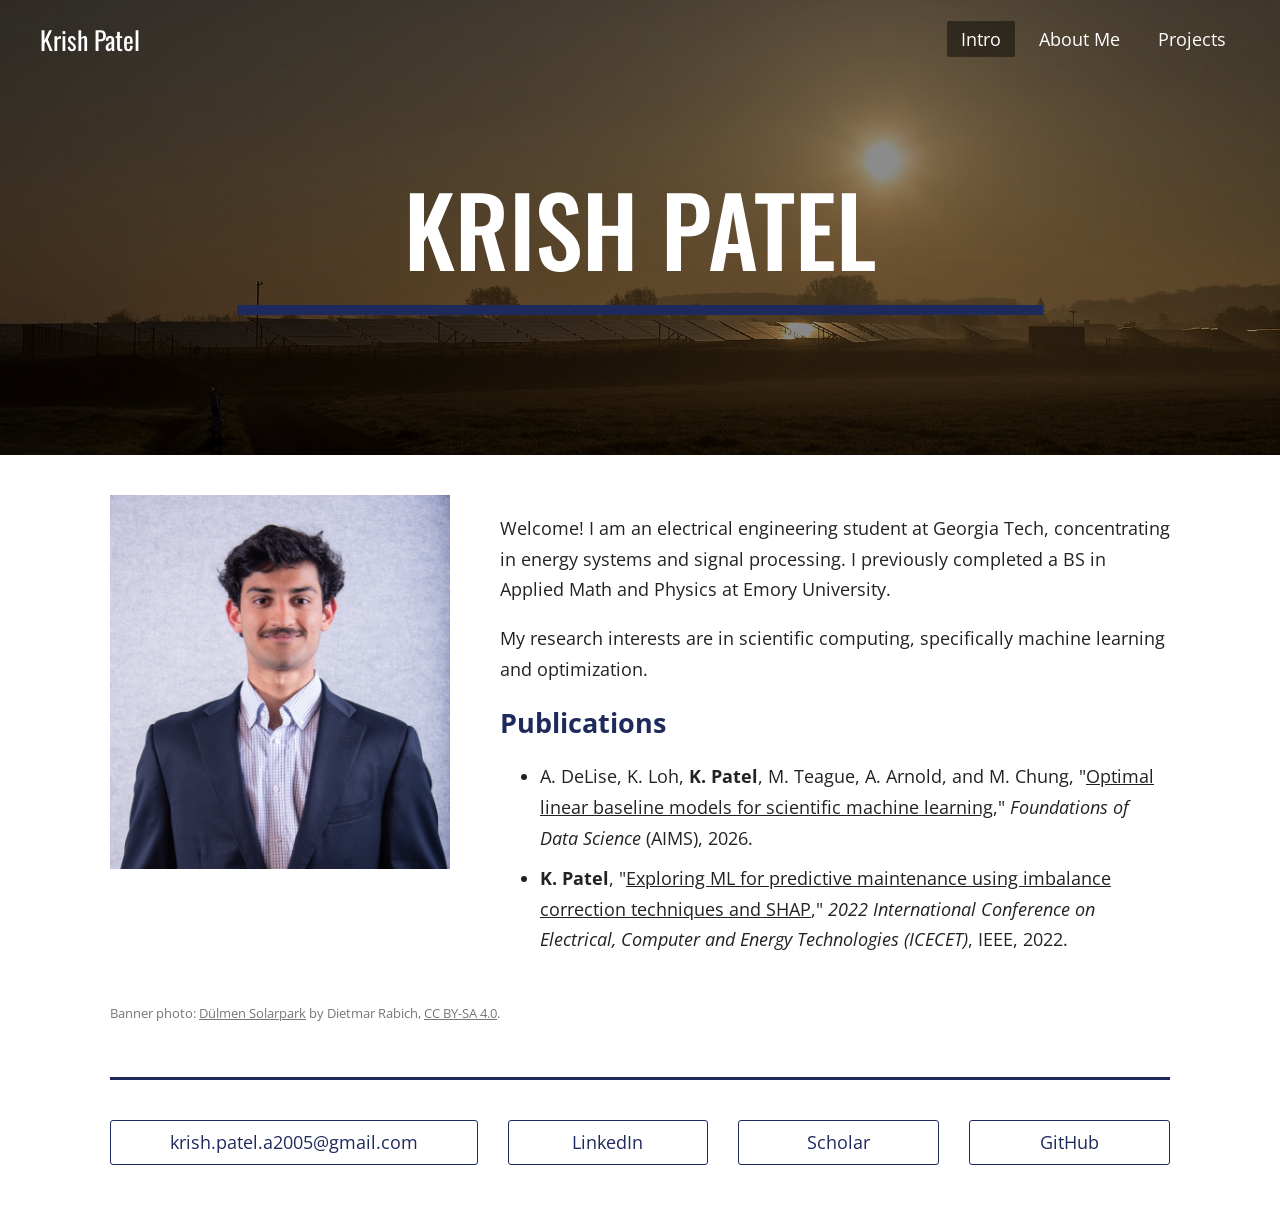
<file: index.html>
<!DOCTYPE html>
<html lang="en">
<head>
  <meta charset="UTF-8">
  <meta name="viewport" content="width=device-width, initial-scale=1.0">
  <title>Krish Patel</title>
  <link rel="preconnect" href="https://fonts.googleapis.com">
  <link rel="preconnect" href="https://fonts.gstatic.com" crossorigin>
  <link href="https://fonts.googleapis.com/css2?family=Oswald:wght@400;500&family=Open+Sans:wght@400;600&display=swap" rel="stylesheet">
  <link rel="stylesheet" href="style.css">
</head>
<body>

  <main>
    <section class="hero">
      <nav class="navbar overlay">
        <a class="site-name" href="index.html">Krish Patel</a>
        <ul>
          <li><a href="index.html" class="active">Intro</a></li>
          <li><a href="about.html">About Me</a></li>
          <li><a href="projects.html">Projects</a></li>
        </ul>
      </nav>

      <h1>Krish Patel</h1>
      <div class="underline"></div>
    </section>

    <section class="content">
      <div class="about-layout">
        <img src="images/headshot.jpg" alt="Headshot of Krish Patel">
        <div>
        <p>
          Welcome! I am an electrical engineering student at Georgia Tech, concentrating in
          energy systems and signal processing. I previously completed a BS in Applied Math
          and Physics at Emory University.
        </p>
        <p>
          My research interests are in scientific computing, specifically machine learning
          and optimization.
        </p>
        <h2>Publications</h2>
        <ul class="publications">
          <li>
            A. DeLise, K. Loh, <strong>K. Patel</strong>, M. Teague, A. Arnold, and M. Chung,
            "<a href="https://www.aimsciences.org/article/doi/10.3934/fods.2026012" target="_blank">Optimal linear baseline models for scientific machine learning</a>,"
            <em>Foundations of Data Science</em> (AIMS), 2026.
          </li>
          <li>
            <strong>K. Patel</strong>,
            "<a href="https://ieeexplore.ieee.org/abstract/document/9873073" target="_blank">Exploring ML for predictive maintenance using imbalance correction techniques and SHAP</a>,"
            <em>2022 International Conference on Electrical, Computer and Energy Technologies (ICECET)</em>, IEEE, 2022.
          </li>
        </ul>
        </div>
      </div>
      <p class="photo-credit">
        Banner photo: <a href="https://commons.wikimedia.org/wiki/File:D%C3%BClmen,_Solarpark_--_2014_--_7060.jpg" target="_blank">Dülmen Solarpark</a>
        by Dietmar Rabich, <a href="https://creativecommons.org/licenses/by-sa/4.0" target="_blank">CC BY-SA 4.0</a>.
      </p>
    </section>
  </main>

  <footer>
    <div class="footer-line"></div>
    <div class="footer-links">
      <a class="email" href="mailto:krish.patel.a2005@gmail.com">krish.patel.a2005@gmail.com</a>
      <a href="https://www.linkedin.com/in/krish-patel-1a8804224/" target="_blank">LinkedIn</a>
      <a href="https://scholar.google.com/citations?user=Dume6soAAAAJ" target="_blank">Scholar</a>
      <a href="https://github.com/pkrish11" target="_blank">GitHub</a>
    </div>
  </footer>
</body>
</html>
</file>
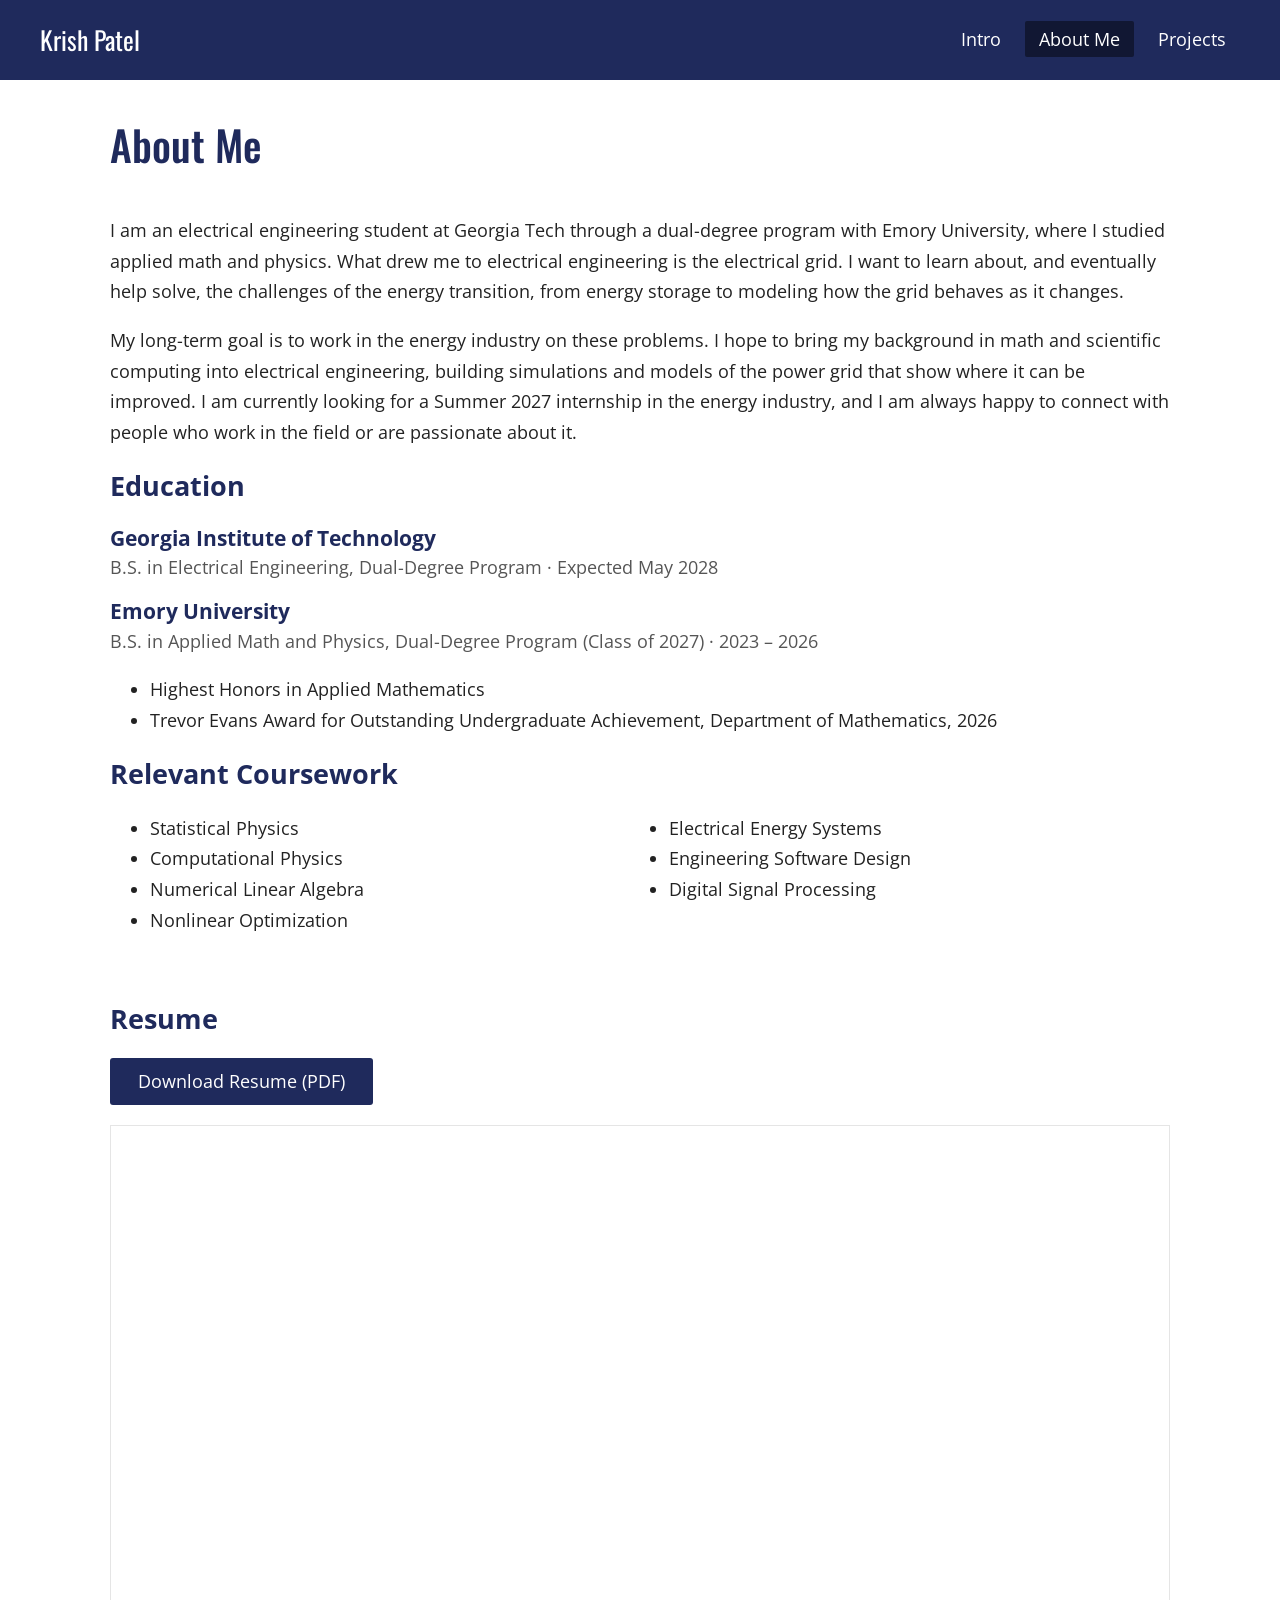
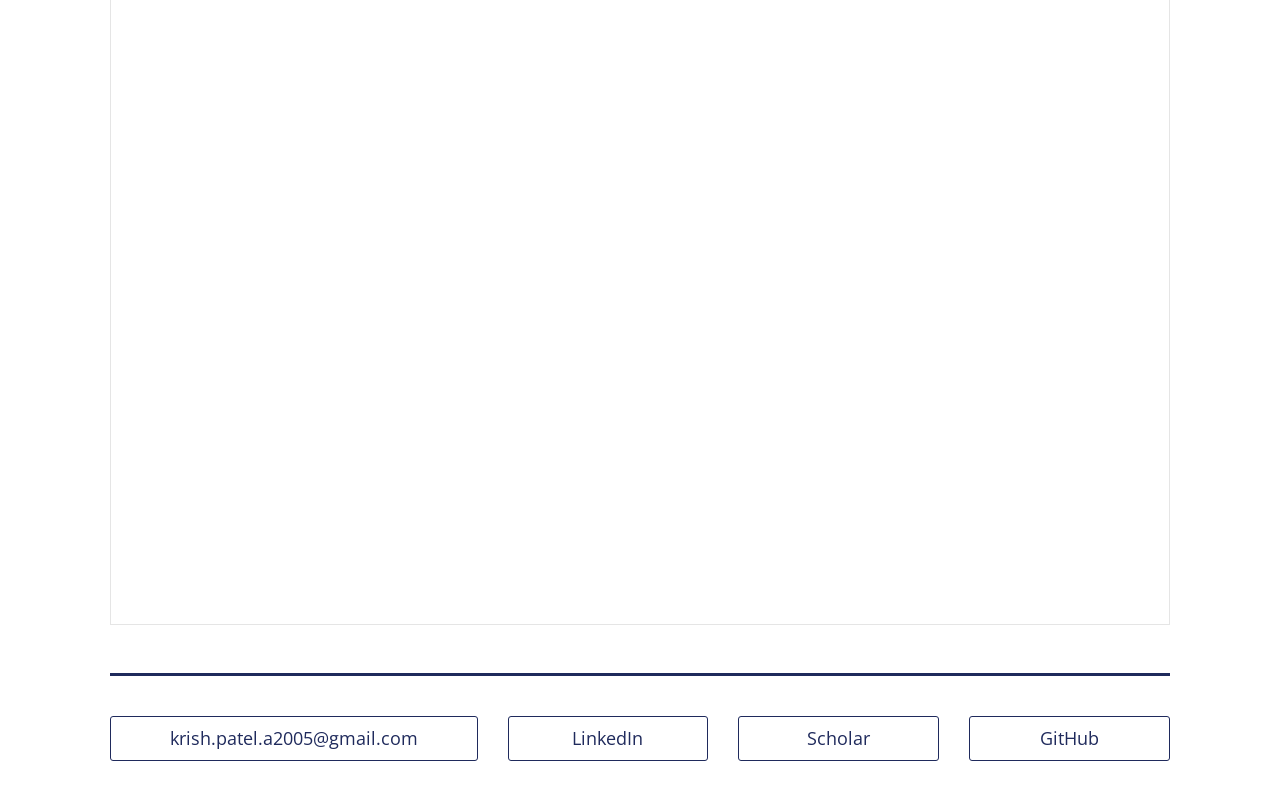
<file: about.html>
<!DOCTYPE html>
<html lang="en">
<head>
  <meta charset="UTF-8">
  <meta name="viewport" content="width=device-width, initial-scale=1.0">
  <title>About Me | Krish Patel</title>
  <link rel="preconnect" href="https://fonts.googleapis.com">
  <link rel="preconnect" href="https://fonts.gstatic.com" crossorigin>
  <link href="https://fonts.googleapis.com/css2?family=Oswald:wght@400;500&family=Open+Sans:wght@400;600&display=swap" rel="stylesheet">
  <link rel="stylesheet" href="style.css">
</head>
<body>
  <nav class="navbar">
    <a class="site-name" href="index.html">Krish Patel</a>
    <ul>
      <li><a href="index.html">Intro</a></li>
      <li><a href="about.html" class="active">About Me</a></li>
      <li><a href="projects.html">Projects</a></li>
    </ul>
  </nav>

  <main class="content">
    <h1 class="page-title">About Me</h1>
    <div class="about-layout">
      <div>
        <p>
          I am an electrical engineering student at Georgia Tech through a dual-degree program
          with Emory University, where I studied applied math and physics. What drew me to
          electrical engineering is the electrical grid. I want to learn about, and eventually
          help solve, the challenges of the energy transition, from energy storage to modeling
          how the grid behaves as it changes.
        </p>
        <p>
          My long-term goal is to work in the energy industry on these problems. I hope to bring
          my background in math and scientific computing into electrical engineering, building
          simulations and models of the power grid that show where it can be improved. I am
          currently looking for a Summer 2027 internship in the energy industry, and I am always
          happy to connect with people who work in the field or are passionate about it.
        </p>

        <h2>Education</h2>
        <div class="edu">
          <h3>Georgia Institute of Technology</h3>
          <p>B.S. in Electrical Engineering, Dual-Degree Program &middot; Expected May 2028</p>
        </div>
        <div class="edu">
          <h3>Emory University</h3>
          <p>B.S. in Applied Math and Physics, Dual-Degree Program (Class of 2027) &middot; 2023 &ndash; 2026</p>
          <ul>
            <li>Highest Honors in Applied Mathematics</li>
            <li>Trevor Evans Award for Outstanding Undergraduate Achievement, Department of Mathematics, 2026</li>
          </ul>
        </div>

        <h2>Relevant Coursework</h2>
        <ul class="coursework">
          <li>Statistical Physics</li>
          <li>Computational Physics</li>
          <li>Numerical Linear Algebra</li>
          <li>Nonlinear Optimization</li>
          <li>Electrical Energy Systems</li>
          <li>Engineering Software Design</li>
          <li>Digital Signal Processing</li>
        </ul>
      </div>
    </div>

    <section class="resume">
      <h2>Resume</h2>
      <a class="button" href="files/Krish_Patel_Resume.pdf" download>Download Resume (PDF)</a>
      <iframe src="files/Krish_Patel_Resume.pdf#navpanes=0&amp;view=FitH" title="Krish Patel resume"></iframe>
    </section>
  </main>

  <footer>
    <div class="footer-line"></div>
    <div class="footer-links">
      <a class="email" href="mailto:krish.patel.a2005@gmail.com">krish.patel.a2005@gmail.com</a>
      <a href="https://www.linkedin.com/in/krish-patel-1a8804224/" target="_blank">LinkedIn</a>
      <a href="https://scholar.google.com/citations?user=Dume6soAAAAJ" target="_blank">Scholar</a>
      <a href="https://github.com/pkrish11" target="_blank">GitHub</a>
    </div>
  </footer>
</body>
</html>
</file>
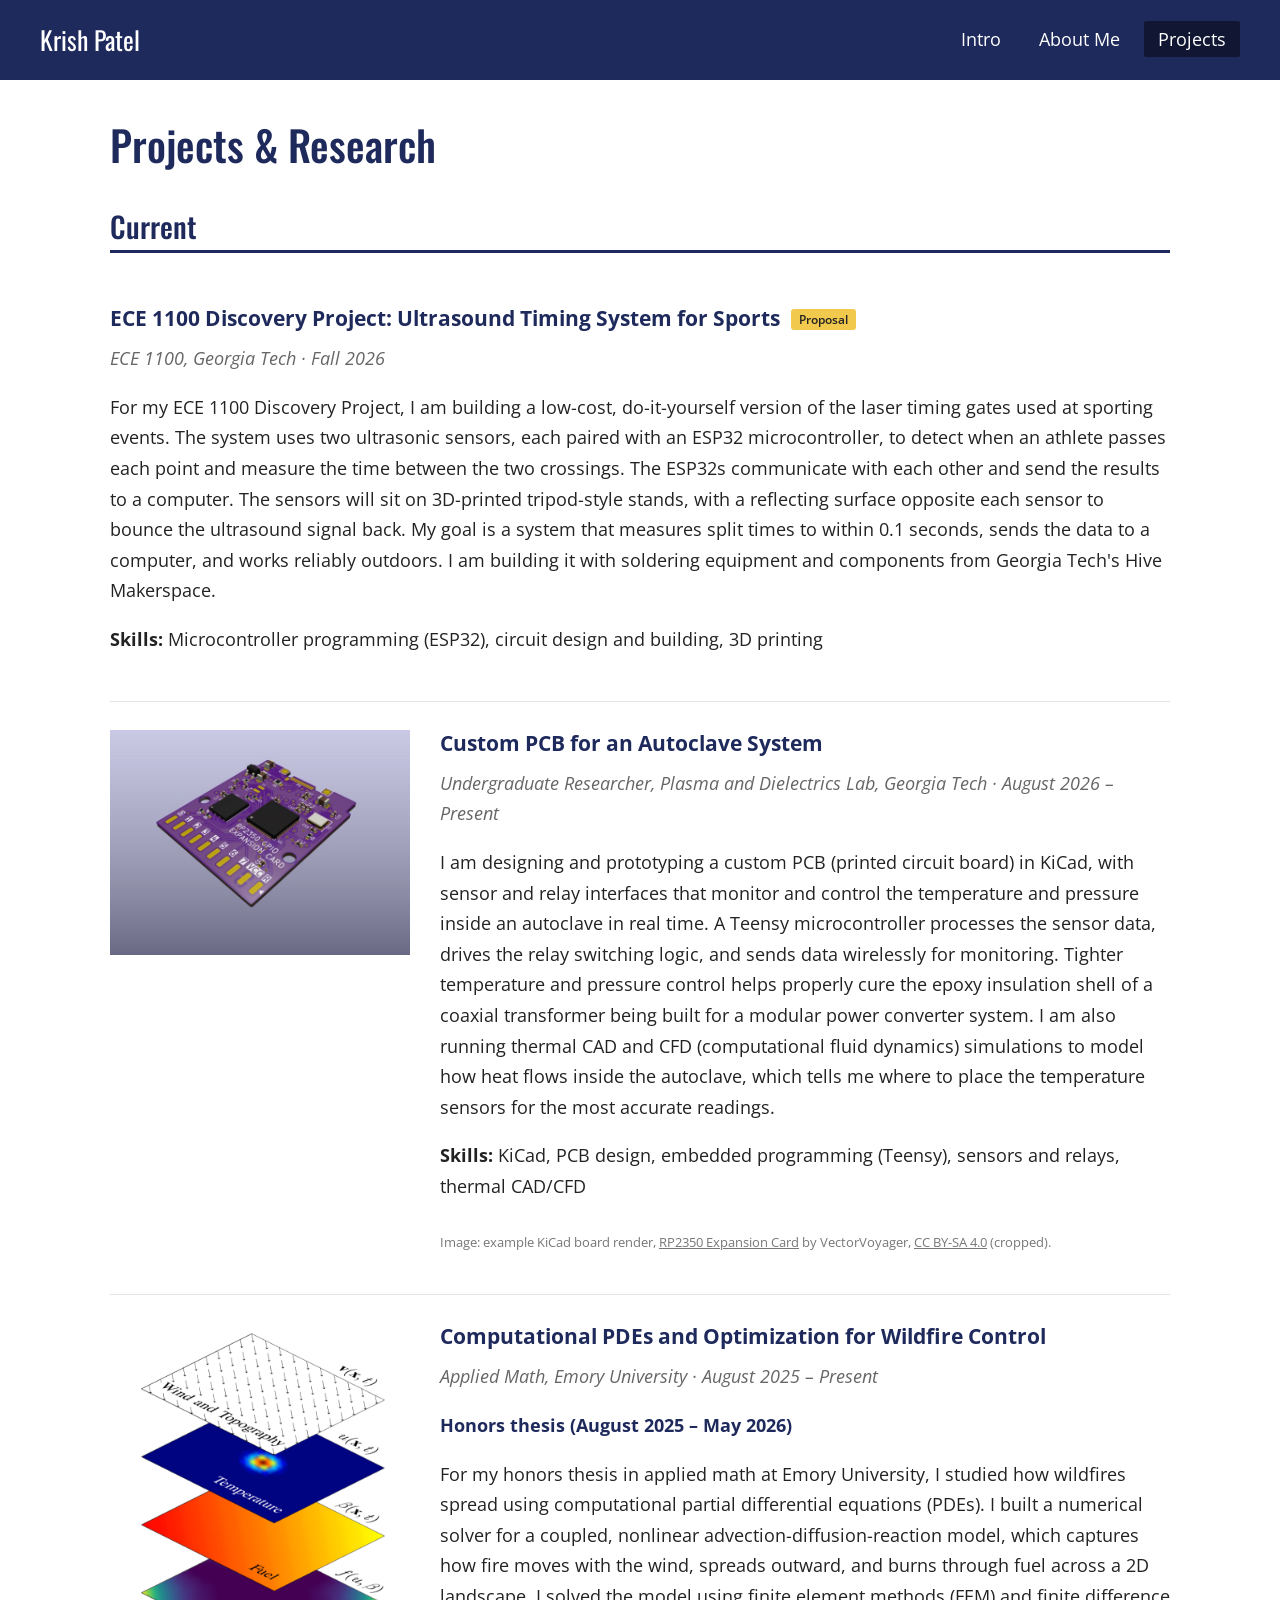
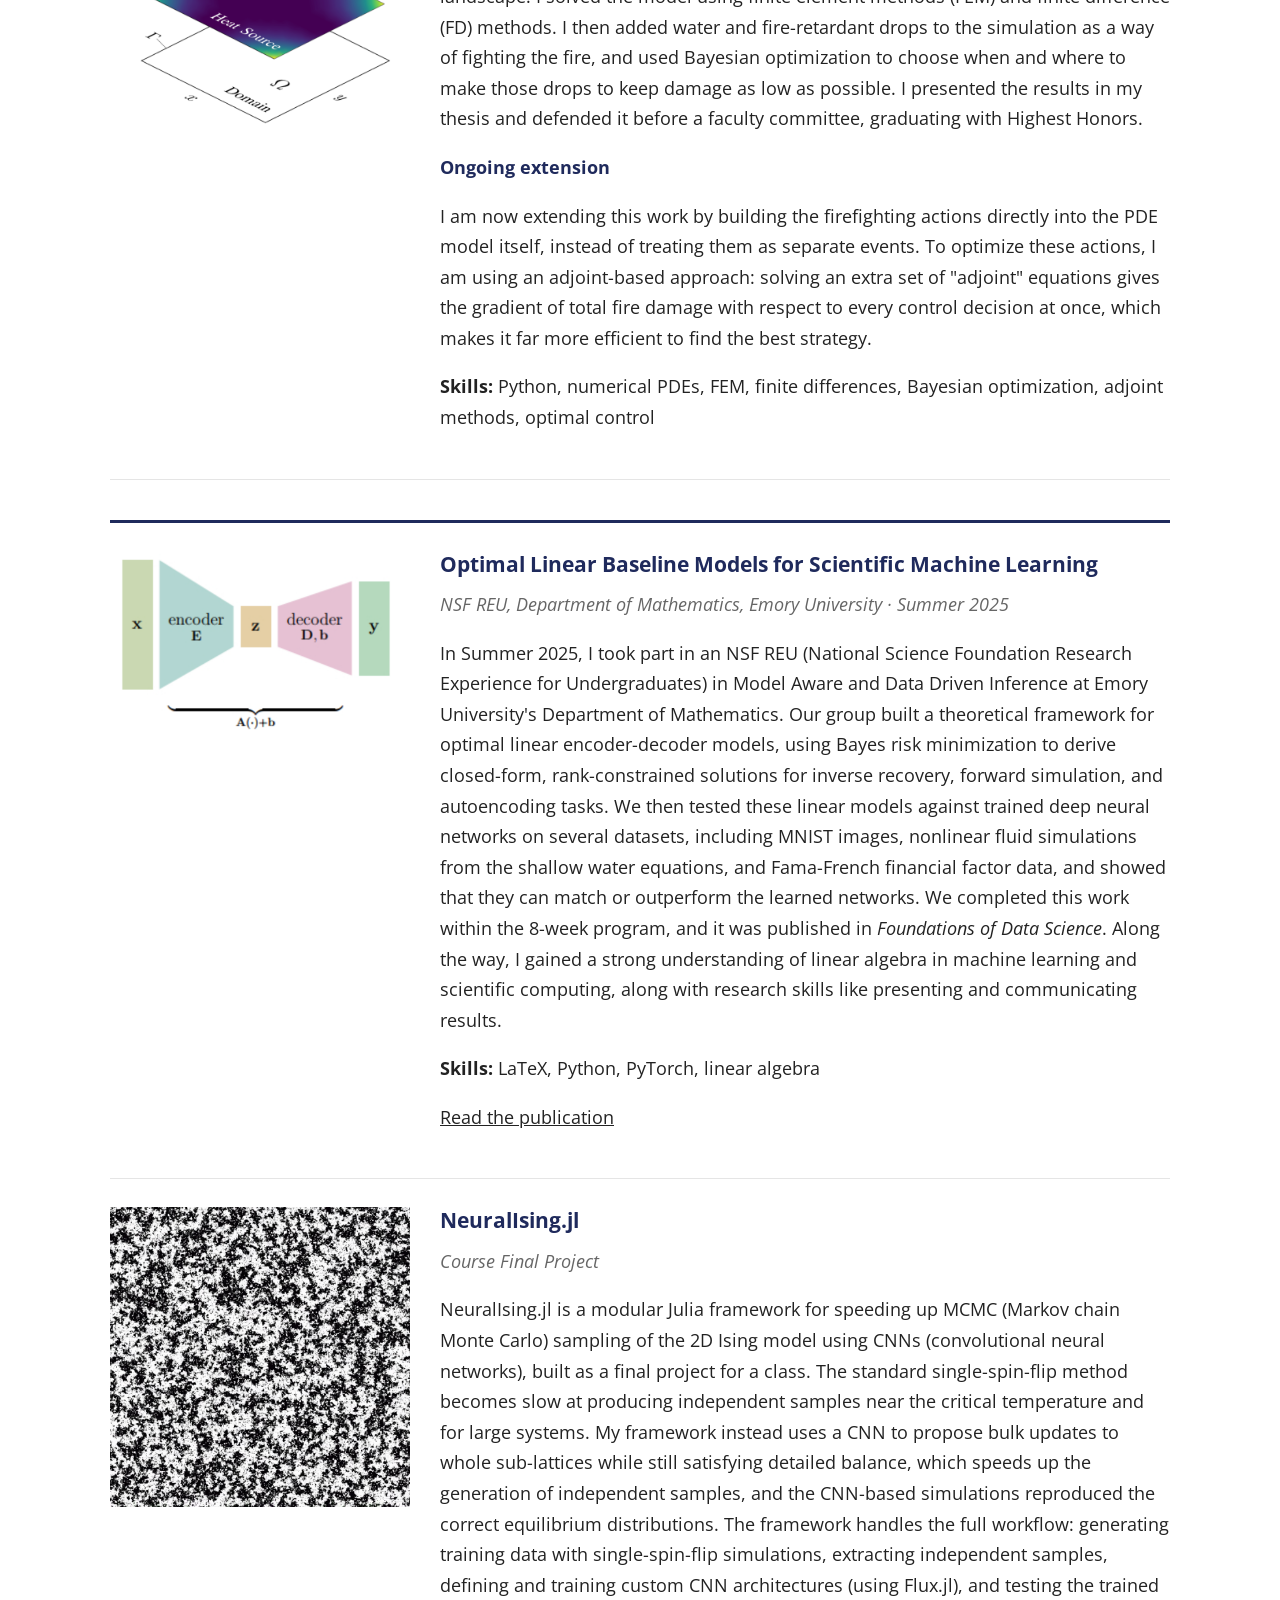
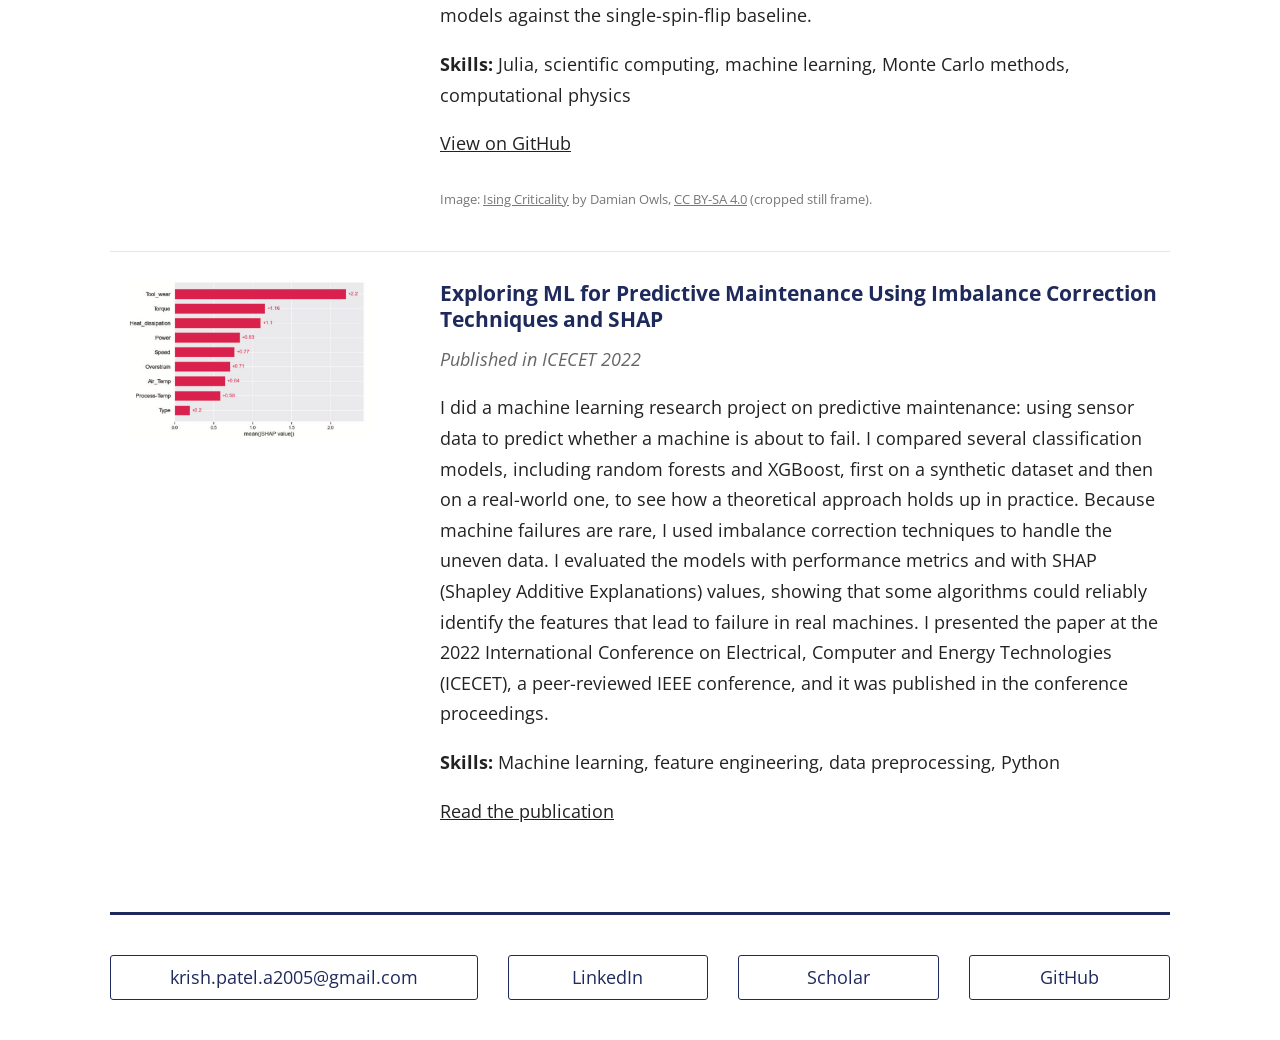
<file: projects.html>
<!DOCTYPE html>
<html lang="en">
<head>
  <meta charset="UTF-8">
  <meta name="viewport" content="width=device-width, initial-scale=1.0">
  <title>Projects | Krish Patel</title>
  <link rel="preconnect" href="https://fonts.googleapis.com">
  <link rel="preconnect" href="https://fonts.gstatic.com" crossorigin>
  <link href="https://fonts.googleapis.com/css2?family=Oswald:wght@400;500&family=Open+Sans:wght@400;600&display=swap" rel="stylesheet">
  <link rel="stylesheet" href="style.css">
</head>
<body>
  <nav class="navbar">
    <a class="site-name" href="index.html">Krish Patel</a>
    <ul>
      <li><a href="index.html">Intro</a></li>
      <li><a href="about.html">About Me</a></li>
      <li><a href="projects.html" class="active">Projects</a></li>
    </ul>
  </nav>

  <main class="content">
    <h1 class="page-title">Projects &amp; Research</h1>

    <h2 class="section-header">Current</h2>

    <div class="project">
      <div>
        <h3>ECE 1100 Discovery Project: Ultrasound Timing System for Sports <span class="badge">Proposal</span></h3>
        <p class="project-meta">ECE 1100, Georgia Tech &middot; Fall 2026</p>
        <p>
          For my ECE 1100 Discovery Project, I am building a low-cost, do-it-yourself version of
          the laser timing gates used at sporting events. The system uses two ultrasonic sensors,
          each paired with an ESP32 microcontroller, to detect when an athlete passes each point
          and measure the time between the two crossings. The ESP32s communicate with each other
          and send the results to a computer. The sensors will sit on 3D-printed tripod-style
          stands, with a reflecting surface opposite each sensor to bounce the ultrasound signal
          back. My goal is a system that measures split times to within 0.1 seconds, sends the
          data to a computer, and works reliably outdoors. I am building it with soldering
          equipment and components from Georgia Tech's Hive Makerspace.
        </p>
        <p class="skills"><strong>Skills:</strong> Microcontroller programming (ESP32), circuit design and building, 3D printing</p>
      </div>
    </div>

    <div class="project">
      <img src="images/pcb.jpg" alt="3D render of a printed circuit board in KiCad">
      <div>
        <h3>Custom PCB for an Autoclave System</h3>
        <p class="project-meta">Undergraduate Researcher, Plasma and Dielectrics Lab, Georgia Tech &middot; August 2026 &ndash; Present</p>
        <p>
          I am designing and prototyping a custom PCB (printed circuit board) in KiCad, with sensor
          and relay interfaces that monitor and control the temperature and pressure inside an
          autoclave in real time. A Teensy microcontroller processes the sensor data, drives the
          relay switching logic, and sends data wirelessly for monitoring. Tighter temperature and
          pressure control helps properly cure the epoxy insulation shell of a coaxial transformer
          being built for a modular power converter system. I am also running thermal CAD and CFD
          (computational fluid dynamics) simulations to model how heat flows inside the autoclave,
          which tells me where to place the temperature sensors for the most accurate readings.
        </p>
        <p class="skills"><strong>Skills:</strong> KiCad, PCB design, embedded programming (Teensy), sensors and relays, thermal CAD/CFD</p>
        <p class="photo-credit">Image: example KiCad board render, <a href="https://commons.wikimedia.org/wiki/File:KiCad_3D_Viewer_Render_Screenshot_RP2350_Expansion_Card.png" target="_blank">RP2350 Expansion Card</a> by VectorVoyager, <a href="https://creativecommons.org/licenses/by-sa/4.0" target="_blank">CC BY-SA 4.0</a> (cropped).</p>
      </div>
    </div>

    <div class="project">
      <img src="images/wildfire.png" alt="Layered diagram of the wildfire model: wind and topography, temperature, fuel, and heat source over a 2D domain">
      <div>
        <h3>Computational PDEs and Optimization for Wildfire Control</h3>
        <p class="project-meta">Applied Math, Emory University &middot; August 2025 &ndash; Present</p>
        <h4>Honors thesis (August 2025 &ndash; May 2026)</h4>
        <p>
          For my honors thesis in applied math at Emory University, I studied how wildfires
          spread using computational partial differential equations (PDEs). I built a numerical
          solver for a coupled, nonlinear advection-diffusion-reaction model, which captures how
          fire moves with the wind, spreads outward, and burns through fuel across a 2D landscape.
          I solved the model using finite element methods (FEM) and finite difference (FD)
          methods. I then added water and fire-retardant drops to the simulation as a way of
          fighting the fire, and used Bayesian optimization to choose when and where to make
          those drops to keep damage as low as possible. I presented the results in my thesis and
          defended it before a faculty committee, graduating with Highest Honors.
        </p>
        <h4>Ongoing extension</h4>
        <p>
          I am now extending this work by building the firefighting actions directly into the PDE
          model itself, instead of treating them as separate events. To optimize these actions, I
          am using an adjoint-based approach: solving an extra set of "adjoint" equations gives
          the gradient of total fire damage with respect to every control decision at once,
          which makes it far more efficient to find the best strategy.
        </p>
        <p class="skills"><strong>Skills:</strong> Python, numerical PDEs, FEM, finite differences, Bayesian optimization, adjoint methods, optimal control</p>
      </div>
    </div>

    <hr class="section-divider">

    <div class="project">
      <img src="images/reu-encoder-decoder.png" alt="Diagram of a linear encoder-decoder: input x, encoder E, latent z, decoder D and b, output y">
      <div>
        <h3>Optimal Linear Baseline Models for Scientific Machine Learning</h3>
        <p class="project-meta">NSF REU, Department of Mathematics, Emory University &middot; Summer 2025</p>
        <p>
          In Summer 2025, I took part in an NSF REU (National Science Foundation Research
          Experience for Undergraduates) in Model Aware and Data Driven Inference at Emory
          University's Department of Mathematics. Our group built a theoretical framework for
          optimal linear encoder-decoder models, using Bayes risk minimization to derive
          closed-form, rank-constrained solutions for inverse recovery, forward simulation, and
          autoencoding tasks. We then tested these linear models against trained deep neural
          networks on several datasets, including MNIST images, nonlinear fluid simulations from
          the shallow water equations, and Fama-French financial factor data, and showed that they
          can match or outperform the learned networks. We completed this work within the 8-week
          program, and it was published in <em>Foundations of Data Science</em>. Along the way, I
          gained a strong understanding of linear algebra in machine learning and scientific
          computing, along with research skills like presenting and communicating results.
        </p>
        <p class="skills"><strong>Skills:</strong> LaTeX, Python, PyTorch, linear algebra</p>
        <p><a href="https://www.aimsciences.org/article/doi/10.3934/fods.2026012" target="_blank">Read the publication</a></p>
      </div>
    </div>

    <div class="project">
      <img src="images/ising.jpg" alt="Snapshot of a 2D Ising model spin lattice near the critical temperature">
      <div>
        <h3>NeuralIsing.jl</h3>
        <p class="project-meta">Course Final Project</p>
        <p>
          NeuralIsing.jl is a modular Julia framework for speeding up MCMC (Markov chain Monte
          Carlo) sampling of the 2D Ising model using CNNs (convolutional neural networks), built
          as a final project for a class. The standard single-spin-flip method becomes slow at
          producing independent samples near the critical temperature and for large systems. My
          framework instead uses a CNN to propose bulk updates to whole sub-lattices while still
          satisfying detailed balance, which speeds up the generation of independent samples, and
          the CNN-based simulations reproduced the correct equilibrium distributions. The framework
          handles the full workflow: generating training data with single-spin-flip simulations,
          extracting independent samples, defining and training custom CNN architectures (using
          Flux.jl), and testing the trained models against the single-spin-flip baseline.
        </p>
        <p class="skills"><strong>Skills:</strong> Julia, scientific computing, machine learning, Monte Carlo methods, computational physics</p>
        <p><a href="https://github.com/pkrish11/NeuralIsing.jl" target="_blank">View on GitHub</a></p>
        <p class="photo-credit">Image: <a href="https://commons.wikimedia.org/wiki/File:Ising_Criticality2.gif" target="_blank">Ising Criticality</a> by Damian Owls, <a href="https://creativecommons.org/licenses/by-sa/4.0" target="_blank">CC BY-SA 4.0</a> (cropped still frame).</p>
      </div>
    </div>

    <div class="project">
      <img src="images/shap.png" alt="Bar chart of mean SHAP values showing tool wear, torque, and heat dissipation as the most important features for predicting machine failure">
      <div>
        <h3>Exploring ML for Predictive Maintenance Using Imbalance Correction Techniques and SHAP</h3>
        <p class="project-meta">Published in ICECET 2022</p>
        <p>
          I did a machine learning research project on predictive maintenance:
          using sensor data to predict whether a machine is about to fail. I compared several
          classification models, including random forests and XGBoost, first on a synthetic
          dataset and then on a real-world one, to see how a theoretical approach holds up in
          practice. Because machine failures are rare, I used imbalance correction techniques to
          handle the uneven data. I evaluated the models with performance metrics and with SHAP
          (Shapley Additive Explanations) values, showing that some algorithms could reliably
          identify the features that lead to failure in real machines. I presented the paper at
          the 2022 International Conference on Electrical, Computer and Energy Technologies
          (ICECET), a peer-reviewed IEEE conference, and it was published in the conference
          proceedings.
        </p>
        <p class="skills"><strong>Skills:</strong> Machine learning, feature engineering, data preprocessing, Python</p>
        <p><a href="https://ieeexplore.ieee.org/abstract/document/9873073" target="_blank">Read the publication</a></p>
      </div>
    </div>
  </main>

  <footer>
    <div class="footer-line"></div>
    <div class="footer-links">
      <a class="email" href="mailto:krish.patel.a2005@gmail.com">krish.patel.a2005@gmail.com</a>
      <a href="https://www.linkedin.com/in/krish-patel-1a8804224/" target="_blank">LinkedIn</a>
      <a href="https://scholar.google.com/citations?user=Dume6soAAAAJ" target="_blank">Scholar</a>
      <a href="https://github.com/pkrish11" target="_blank">GitHub</a>
    </div>
  </footer>
</body>
</html>
</file>
<file: style.css>
/* ---------- Colors and fonts (change these to restyle the whole site) ---------- */
:root {
  --navy: #1f2a5c;
  --text: #222;
  --light-line: #e5e5e5;
}

* {
  box-sizing: border-box;
}

body {
  margin: 0;
  font-family: "Open Sans", Arial, sans-serif;
  font-size: 18px;
  color: var(--text);
  background: #ffffff;
  line-height: 1.7;
  display: flex;
  flex-direction: column;
  min-height: 100vh;
}

main {
  flex: 1;
}

a {
  color: var(--text);
}

h1, h2, h3 {
  line-height: 1.2;
  color: var(--navy);
}

/* ---------- Nav bar (name on the left, links top right) ---------- */
.navbar {
  display: flex;
  justify-content: space-between;
  align-items: center;
  padding: 18px 40px;
  background: var(--navy);
}

/* On the Intro page the nav sits on top of the banner picture */
.navbar.overlay {
  position: absolute;
  top: 0;
  left: 0;
  right: 0;
  background: transparent;
}

.navbar .site-name {
  font-family: "Oswald", Arial, sans-serif;
  font-size: 1.6rem;
  color: #ffffff;
  text-decoration: none;
}

.navbar ul {
  list-style: none;
  margin: 0;
  padding: 0;
  display: flex;
  gap: 10px;
}

.navbar ul a {
  color: #ffffff;
  text-decoration: none;
  padding: 6px 14px;
  border-radius: 2px;
}

.navbar ul a:hover,
.navbar ul a.active {
  background: rgba(0, 0, 0, 0.45);
}

/* ---------- Hero banner (Intro page) ---------- */
.hero {
  position: relative;
  /* dark tint over the picture so the white text is readable */
  background-image: linear-gradient(rgba(0, 0, 0, 0.45), rgba(0, 0, 0, 0.45)),
    url("images/hero.jpg");
  background-size: cover;
  background-position: center;
  color: #ffffff;
  text-align: center;
  padding: 170px 20px 140px;
}

.hero h1 {
  font-family: "Oswald", Arial, sans-serif;
  font-weight: 500;
  font-size: 6rem;
  text-transform: uppercase;
  color: #ffffff;
  margin: 0;
}

/* The navy bar under the name */
.hero .underline {
  width: 65%;
  height: 10px;
  margin: 20px auto 0;
  background: var(--navy);
}

/* ---------- Page content ---------- */
.content {
  max-width: 1100px;
  margin: 0 auto;
  padding: 40px 20px;
}

.page-title {
  font-family: "Oswald", Arial, sans-serif;
  font-weight: 500;
  font-size: 2.6rem;
  margin-top: 0;
}

.about-layout {
  display: flex;
  gap: 50px;
  align-items: flex-start;
}

.about-layout img {
  width: 340px;
  max-width: 100%;
}

/* ---------- Project cards ---------- */
.project {
  display: flex;
  gap: 30px;
  padding: 28px 0;
  border-bottom: 1px solid var(--light-line);
}

.project:last-child {
  border-bottom: none;
}

.project img {
  width: 300px;
  max-width: 100%;
}

.project h3 {
  margin-top: 0;
}

/* ---------- Footer bar ---------- */
footer {
  max-width: 1100px;
  width: 100%;
  margin: 0 auto;
  padding: 0 20px 40px;
}

footer .footer-line {
  height: 3px;
  background: var(--navy);
  margin-bottom: 40px;
}

footer .footer-links {
  display: flex;
  flex-wrap: wrap;
  gap: 30px;
}

footer .footer-links a {
  flex: 1;
  min-width: 140px;
  text-align: center;
  color: var(--navy);
  text-decoration: none;
  border: 1.5px solid var(--navy);
  border-radius: 3px;
  padding: 6px 16px;
}

/* the email button is wider, like in the example */
footer .footer-links a.email {
  flex: 2;
}

footer .footer-links a:hover {
  background: var(--navy);
  color: #ffffff;
}

/* ---------- Small screens (phones) ---------- */
@media (max-width: 800px) {
  .navbar {
    flex-direction: column;
    gap: 10px;
    padding: 16px;
  }

  .hero {
    padding-top: 200px;
  }

  .hero h1 {
    font-size: 3.2rem;
  }

  .about-layout,
  .project {
    flex-direction: column;
  }
}

/* Small credit line for the banner photo (required by its license) */
.photo-credit {
  font-size: 0.8rem;
  color: #777;
  margin-top: 30px;
}

.photo-credit a {
  color: #777;
}

/* ---------- Resume (About Me page) ---------- */
.resume {
  margin-top: 50px;
}

.button {
  display: inline-block;
  background: var(--navy);
  color: #ffffff;
  text-decoration: none;
  padding: 8px 28px;
  border-radius: 3px;
  margin-bottom: 20px;
}

.button:hover {
  opacity: 0.85;
}

.resume iframe {
  width: 100%;
  height: 1100px;
  border: 1px solid var(--light-line);
}

/* ---------- Current / Previous headers (Projects page) ---------- */
.section-header {
  font-family: "Oswald", Arial, sans-serif;
  font-weight: 500;
  font-size: 1.8rem;
  border-bottom: 3px solid var(--navy);
  padding-bottom: 6px;
  margin-top: 40px;
}

.project-meta {
  color: #666;
  font-style: italic;
  margin-top: -8px;
}

.project img {
  object-fit: contain;
  align-self: flex-start;
}

.project h4 {
  color: var(--navy);
  margin: 18px 0 4px;
}

/* ---------- Education / coursework (About Me page) ---------- */
.edu h3 {
  margin: 16px 0 0;
}

.edu p {
  margin: 2px 0 6px;
  color: #555;
}

.coursework {
  columns: 2;
}

.badge {
  font-size: 0.75rem;
  font-weight: 600;
  vertical-align: middle;
  background: #f0c94d;
  color: #222;
  padding: 2px 8px;
  border-radius: 3px;
  margin-left: 6px;
}

.section-divider {
  border: none;
  border-top: 3px solid var(--navy);
  margin: 40px 0 0;
}

.publications li {
  margin-bottom: 10px;
}
</file>
